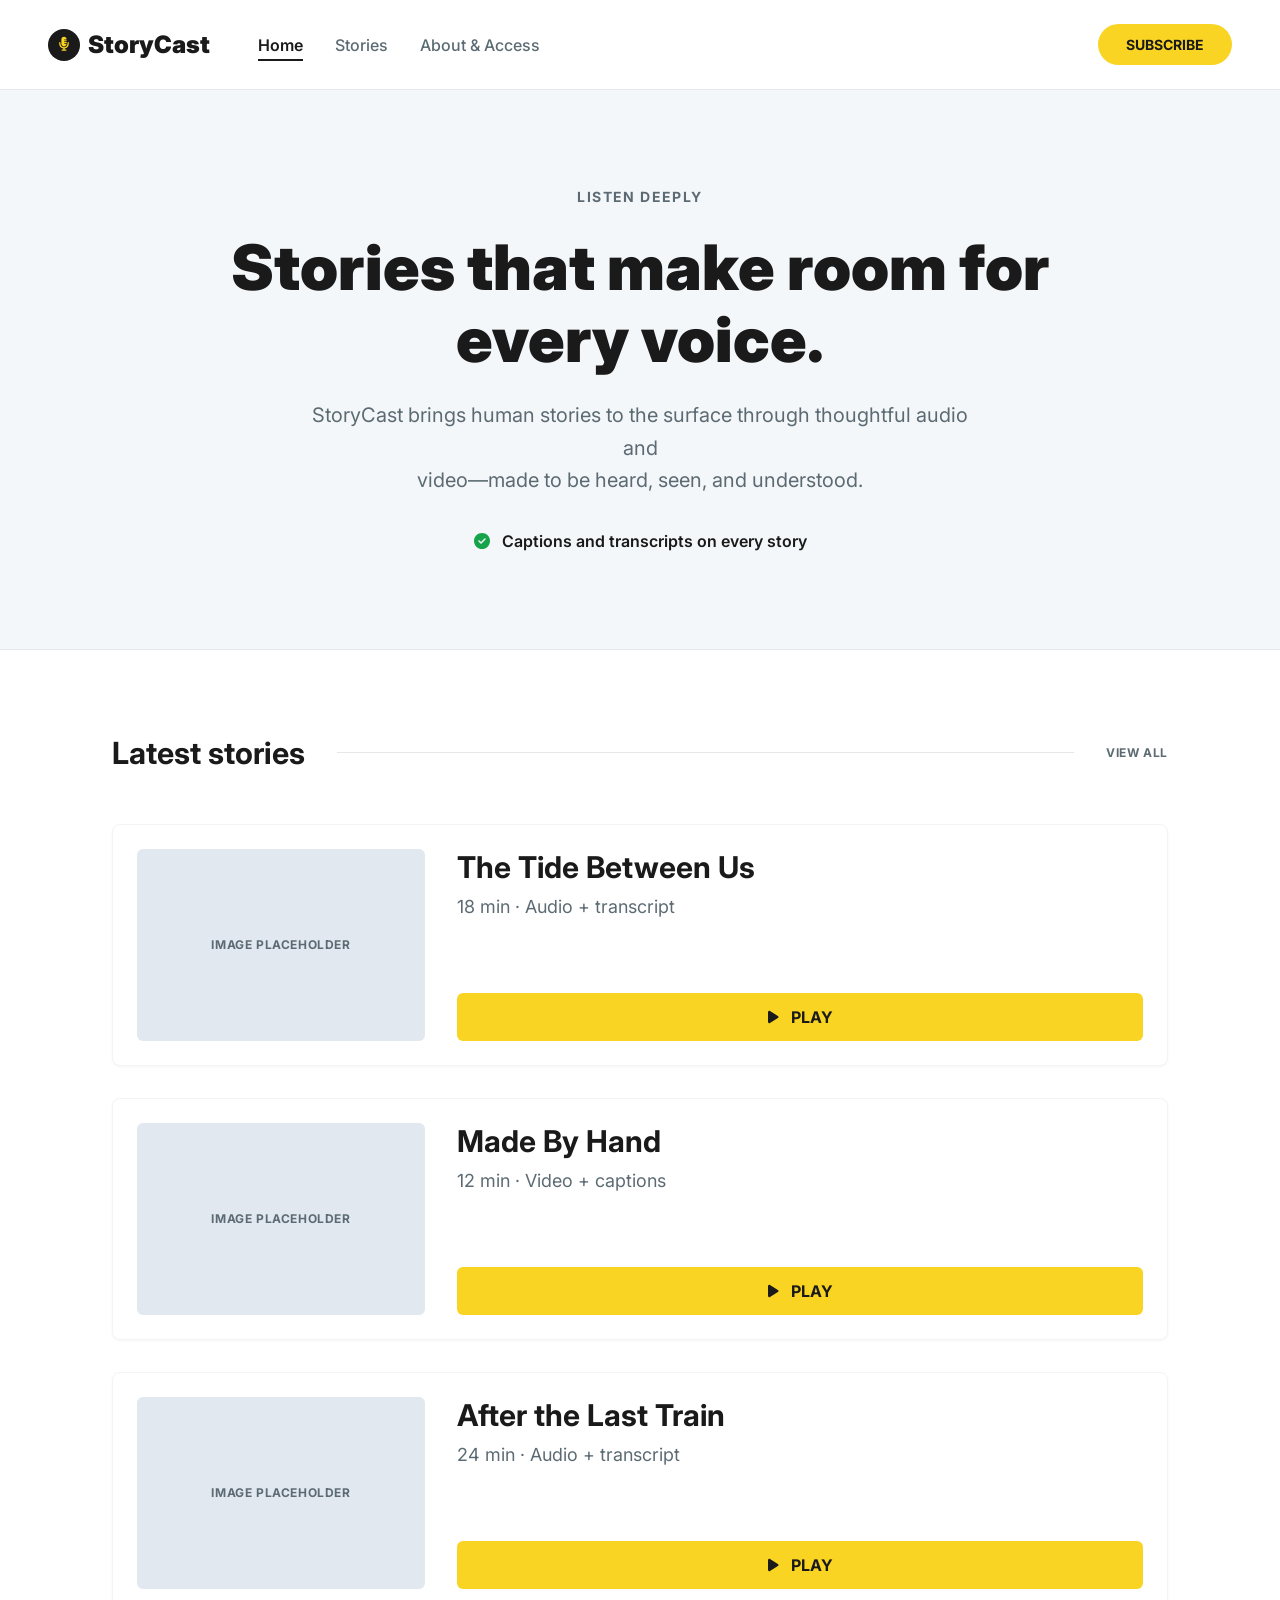
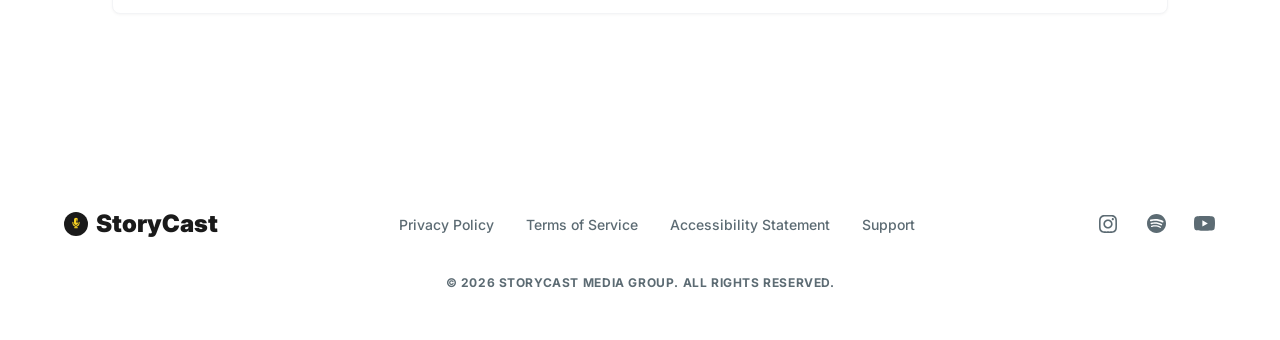
<file: index.html>
<!DOCTYPE html>
<html lang="en">

<head>
  <meta charset="UTF-8">
  <meta name="viewport" content="width=device-width, initial-scale=1.0">
  <title>StoryCast</title>
  <meta name="description"
    content="StoryCast brings human stories to the surface through thoughtful, accessible audio and video documentaries with captions and transcripts.">
  <link rel="preconnect" href="https://fonts.googleapis.com">
  <link rel="preconnect" href="https://fonts.gstatic.com" crossorigin>
  <link href="https://fonts.googleapis.com/css2?family=Inter:wght@400;500;600;700;900&display=swap" rel="stylesheet">
  <link rel="stylesheet" href="css/main.css">
</head>

<body>
  <!-- Skip to main content -->
  <a href="#main-content" class="skip-link">Skip to main content</a>

  <!-- Header -->
  <header class="site-header">
    <div class="header-container">
      <div class="header-brand-group">
        <a href="index.html" class="brand-logo" aria-label="StoryCast home">
          <span class="logo-badge" aria-hidden="true">
            <svg width="32" height="32" viewBox="0 0 32 32" fill="none" focusable="false">
              <circle cx="16" cy="16" r="16" fill="#1A1A1A" />
              <path
                d="M13.375 10.375V14.75C13.375 16.1992 14.5508 17.375 16 17.375C17.4492 17.375 18.625 16.1992 18.625 14.75H16.4375C16.1969 14.75 16 14.5531 16 14.3125C16 14.0719 16.1969 13.875 16.4375 13.875H18.625V13H16.4375C16.1969 13 16 12.8031 16 12.5625C16 12.3219 16.1969 12.125 16.4375 12.125H18.625V11.25H16.4375C16.1969 11.25 16 11.0531 16 10.8125C16 10.5719 16.1969 10.375 16.4375 10.375H18.625C18.625 8.92578 17.4492 7.75 16 7.75C14.5508 7.75 13.375 8.92578 13.375 10.375ZM19.5 14.3125V14.75C19.5 16.6832 17.9332 18.25 16 18.25C14.0668 18.25 12.5 16.6832 12.5 14.75V13.6562C12.5 13.2926 12.2074 13 11.8438 13C11.4801 13 11.1875 13.2926 11.1875 13.6562V14.75C11.1875 17.1863 12.9977 19.1988 15.3438 19.5188V20.4375H14.0312C13.6676 20.4375 13.375 20.7301 13.375 21.0938C13.375 21.4574 13.6676 21.75 14.0312 21.75H16H17.9688C18.3324 21.75 18.625 21.4574 18.625 21.0938C18.625 20.7301 18.3324 20.4375 17.9688 20.4375H16.6562V19.5188C19.0023 19.1988 20.8125 17.1863 20.8125 14.75V13.6562C20.8125 13.2926 20.5199 13 20.1562 13C19.7926 13 19.5 13.2926 19.5 13.6562V14.3125Z"
                fill="#F9D423" />
            </svg>
          </span>
          <span>StoryCast</span>
        </a>

        <nav class="primary-nav" aria-label="Main Navigation">
          <ul class="nav-list">
            <li><a href="index.html" class="nav-link nav-link--active" aria-current="page">Home</a></li>
            <li><a href="story/index.html" class="nav-link">Stories</a></li>
            <li><a href="about.html" class="nav-link">About & Access</a></li>
          </ul>
        </nav>
      </div>

      <div class="header-actions">
        <button type="button" class="btn btn--primary btn--subscribe">SUBSCRIBE</button>
        <button type="button" class="menu-toggle" aria-expanded="false" aria-controls="mobile-nav"
          aria-label="Toggle navigation menu">
          <svg aria-hidden="true" focusable="false" width="20" height="16" viewBox="0 0 20 16" fill="none">
            <path d="M1 2H19M1 8H19M1 14H19" stroke="#1a1a1a" stroke-width="2" stroke-linecap="round" />
          </svg>
        </button>
      </div>
    </div>

    <!-- Mobile navigation -->
    <nav id="mobile-nav" class="mobile-nav" aria-label="Mobile Navigation">
      <ul class="nav-list">
        <li><a href="index.html" class="nav-link nav-link--active" aria-current="page">Home</a></li>
        <li><a href="story/index.html" class="nav-link">Stories</a></li>
        <li><a href="about.html" class="nav-link">About & Access</a></li>
      </ul>
      <button type="button" class="btn btn--primary btn--subscribe-mobile">SUBSCRIBE</button>
    </nav>
  </header>

  <!-- Main content -->
  <main id="main-content">
    <!-- Hero section -->
    <section class="hero-section" aria-labelledby="hero-title">
      <div class="hero-container">
        <p class="hero-kicker">LISTEN DEEPLY</p>
        <h1 id="hero-title" class="hero-title">Stories that make room for<br>every voice.</h1>
        <p class="hero-subtitle">StoryCast brings human stories to the surface through thoughtful audio
          and<br>video—made to be heard, seen, and understood.</p>
        <div class="hero-feature-badge">
          <svg class="badge-icon" aria-hidden="true" focusable="false" width="16" height="16" viewBox="0 0 16 16"
            fill="none">
            <path
              d="M8 16C10.1217 16 12.1566 15.1571 13.6569 13.6569C15.1571 12.1566 16 10.1217 16 8C16 5.87827 15.1571 3.84344 13.6569 2.34315C12.1566 0.842855 10.1217 0 8 0C5.87827 0 3.84344 0.842855 2.34315 2.34315C0.842855 3.84344 0 5.87827 0 8C0 10.1217 0.842855 12.1566 2.34315 13.6569C3.84344 15.1571 5.87827 16 8 16ZM11.5312 6.53125L7.53125 10.5312C7.2375 10.825 6.7625 10.825 6.47188 10.5312L4.47188 8.53125C4.17813 8.2375 4.17813 7.7625 4.47188 7.47188C4.76562 7.18125 5.24062 7.17813 5.53125 7.47188L7 8.94063L10.4688 5.46875C10.7625 5.175 11.2375 5.175 11.5281 5.46875C11.8187 5.7625 11.8219 6.2375 11.5281 6.52812L11.5312 6.53125Z"
              fill="#16A34A" />
          </svg>
          <span>Captions and transcripts on every story</span>
        </div>
      </div>
    </section>

    <!-- Latest stories section -->
    <section class="stories-section" aria-labelledby="stories-heading">
      <div class="stories-header">
        <h2 id="stories-heading" class="stories-title">Latest stories</h2>
        <div class="stories-divider" role="presentation"></div>
        <a href="story/index.html" class="view-all-link">VIEW ALL</a>
      </div>

      <div class="stories-list">
        <!-- Story card 1 -->
        <div class="story-card-wrapper">
          <article class="story-card">
            <div class="story-card__media-container">
              <figure class="story-card__figure">
                <div class="story-card__placeholder" role="img" aria-label="Visual placeholder for The Tide Between Us">
                  <span>IMAGE PLACEHOLDER</span>
                </div>
                <figcaption class="visually-hidden">Preview image for The Tide Between Us</figcaption>
              </figure>
              <audio preload="none" class="visually-hidden" aria-label="Audio for The Tide Between Us">
                <source src="assets/audio/sample.mp3" type="audio/mpeg">
                <track kind="captions" src="assets/captions/tide-between-us.vtt" srclang="en" label="English Captions"
                  default>
                Your browser does not support the audio element.
              </audio>
            </div>
            <div class="story-card__content">
              <div class="story-card__info">
                <h3 class="story-card__title">
                  <a href="story/index.html">The Tide Between Us</a>
                </h3>
                <p class="story-card__meta">18 min &middot; Audio + transcript</p>
              </div>
              <button type="button" class="btn btn--play" aria-label="Play The Tide Between Us">
                <svg aria-hidden="true" focusable="false" width="11" height="14" viewBox="0 0 11 14" fill="none">
                  <path
                    d="M1.99609 1.0664C1.59141 0.817568 1.08281 0.809365 0.669922 1.04179C0.257031 1.27421 0 1.71171 0 2.18749V11.8125C0 12.2883 0.257031 12.7258 0.669922 12.9582C1.08281 13.1906 1.59141 13.1797 1.99609 12.9336L9.87109 8.12108C10.2621 7.88319 10.5 7.45937 10.5 6.99999C10.5 6.54062 10.2621 6.11952 9.87109 5.8789L1.99609 1.0664Z"
                    fill="#1A1A1A" />
                </svg>
                <span>PLAY</span>
              </button>
            </div>
          </article>
        </div>

        <!-- Story card 2 -->
        <div class="story-card-wrapper">
          <article class="story-card">
            <div class="story-card__media-container">
              <figure class="story-card__figure">
                <div class="story-card__placeholder" role="img" aria-label="Visual placeholder for Made By Hand">
                  <span>IMAGE PLACEHOLDER</span>
                </div>
                <figcaption class="visually-hidden">Preview image for Made By Hand</figcaption>
              </figure>
              <video preload="none" class="visually-hidden" aria-label="Video for Made By Hand">
                <source src="assets/video/sample.mp4" type="video/mp4">
                <track kind="captions" src="assets/captions/made-by-hand.vtt" srclang="en" label="English Captions"
                  default>
                Your browser does not support the video element.
              </video>
            </div>
            <div class="story-card__content">
              <div class="story-card__info">
                <h3 class="story-card__title">
                  <a href="story/index.html">Made By Hand</a>
                </h3>
                <p class="story-card__meta">12 min &middot; Video + captions</p>
              </div>
              <button type="button" class="btn btn--play" aria-label="Play Made By Hand">
                <svg aria-hidden="true" focusable="false" width="11" height="14" viewBox="0 0 11 14" fill="none">
                  <path
                    d="M1.99609 1.0664C1.59141 0.817568 1.08281 0.809365 0.669922 1.04179C0.257031 1.27421 0 1.71171 0 2.18749V11.8125C0 12.2883 0.257031 12.7258 0.669922 12.9582C1.08281 13.1906 1.59141 13.1797 1.99609 12.9336L9.87109 8.12108C10.2621 7.88319 10.5 7.45937 10.5 6.99999C10.5 6.54062 10.2621 6.11952 9.87109 5.8789L1.99609 1.0664Z"
                    fill="#1A1A1A" />
                </svg>
                <span>PLAY</span>
              </button>
            </div>
          </article>
        </div>

        <!-- Story card 3 -->
        <div class="story-card-wrapper">
          <article class="story-card">
            <div class="story-card__media-container">
              <figure class="story-card__figure">
                <div class="story-card__placeholder" role="img"
                  aria-label="Visual placeholder for After the Last Train">
                  <span>IMAGE PLACEHOLDER</span>
                </div>
                <figcaption class="visually-hidden">Preview image for After the Last Train</figcaption>
              </figure>
              <audio preload="none" class="visually-hidden" aria-label="Audio for After the Last Train">
                <source src="assets/audio/sample.mp3" type="audio/mpeg">
                <track kind="captions" src="assets/captions/after-last-train.vtt" srclang="en" label="English Captions"
                  default>
                Your browser does not support the audio element.
              </audio>
            </div>
            <div class="story-card__content">
              <div class="story-card__info">
                <h3 class="story-card__title">
                  <a href="story/index.html">After the Last Train</a>
                </h3>
                <p class="story-card__meta">24 min &middot; Audio + transcript</p>
              </div>
              <button type="button" class="btn btn--play" aria-label="Play After the Last Train">
                <svg aria-hidden="true" focusable="false" width="11" height="14" viewBox="0 0 11 14" fill="none">
                  <path
                    d="M1.99609 1.0664C1.59141 0.817568 1.08281 0.809365 0.669922 1.04179C0.257031 1.27421 0 1.71171 0 2.18749V11.8125C0 12.2883 0.257031 12.7258 0.669922 12.9582C1.08281 13.1906 1.59141 13.1797 1.99609 12.9336L9.87109 8.12108C10.2621 7.88319 10.5 7.45937 10.5 6.99999C10.5 6.54062 10.2621 6.11952 9.87109 5.8789L1.99609 1.0664Z"
                    fill="#1A1A1A" />
                </svg>
                <span>PLAY</span>
              </button>
            </div>
          </article>
        </div>
      </div>
    </section>
  </main>

  <!-- Footer -->
  <footer class="site-footer">
    <div class="footer-container">
      <div class="footer-main">
        <a href="index.html" class="brand-logo" aria-label="StoryCast home">
          <span class="logo-badge" aria-hidden="true">
            <svg width="24" height="24" viewBox="0 0 32 32" fill="none" focusable="false">
              <circle cx="16" cy="16" r="16" fill="#1A1A1A" />
              <path
                d="M13.375 10.375V14.75C13.375 16.1992 14.5508 17.375 16 17.375C17.4492 17.375 18.625 16.1992 18.625 14.75H16.4375C16.1969 14.75 16 14.5531 16 14.3125C16 14.0719 16.1969 13.875 16.4375 13.875H18.625V13H16.4375C16.1969 13 16 12.8031 16 12.5625C16 12.3219 16.1969 12.125 16.4375 12.125H18.625V11.25H16.4375C16.1969 11.25 16 11.0531 16 10.8125C16 10.5719 16.1969 10.375 16.4375 10.375H18.625C18.625 8.92578 17.4492 7.75 16 7.75C14.5508 7.75 13.375 8.92578 13.375 10.375ZM19.5 14.3125V14.75C19.5 16.6832 17.9332 18.25 16 18.25C14.0668 18.25 12.5 16.6832 12.5 14.75V13.6562C12.5 13.2926 12.2074 13 11.8438 13C11.4801 13 11.1875 13.2926 11.1875 13.6562V14.75C11.1875 17.1863 12.9977 19.1988 15.3438 19.5188V20.4375H14.0312C13.6676 20.4375 13.375 20.7301 13.375 21.0938C13.375 21.4574 13.6676 21.75 14.0312 21.75H16H17.9688C18.3324 21.75 18.625 21.4574 18.625 21.0938C18.625 20.7301 18.3324 20.4375 17.9688 20.4375H16.6562V19.5188C19.0023 19.1988 20.8125 17.1863 20.8125 14.75V13.6562C20.8125 13.2926 20.5199 13 20.1562 13C19.7926 13 19.5 13.2926 19.5 13.6562V14.3125Z"
                fill="#F9D423" />
            </svg>
          </span>
          <span>StoryCast</span>
        </a>

        <ul class="footer-nav-list" aria-label="Legal and support links">
          <li><a href="#" class="footer-link">Privacy Policy</a></li>
          <li><a href="#" class="footer-link">Terms of Service</a></li>
          <li><a href="about.html" class="footer-link">Accessibility Statement</a></li>
          <li><a href="#" class="footer-link">Support</a></li>
        </ul>

        <div class="footer-socials" aria-label="Social media links">
          <a href="#" class="social-link" aria-label="StoryCast on Instagram">
            <svg aria-hidden="true" focusable="false" width="18" height="18" viewBox="0 0 18 18" fill="none">
              <path
                d="M9.00198 4.38404C6.44805 4.38404 4.38805 6.44403 4.38805 8.99796C4.38805 11.5519 6.44805 13.6119 9.00198 13.6119C11.5559 13.6119 13.6159 11.5519 13.6159 8.99796C13.6159 6.44403 11.5559 4.38404 9.00198 4.38404ZM9.00198 11.9976C7.35157 11.9976 6.00233 10.6524 6.00233 8.99796C6.00233 7.34353 7.34755 5.99831 9.00198 5.99831C10.6564 5.99831 12.0016 7.34353 12.0016 8.99796C12.0016 10.6524 10.6524 11.9976 9.00198 11.9976ZM14.8808 4.1953C14.8808 4.79363 14.3989 5.27148 13.8046 5.27148C13.2063 5.27148 12.7284 4.78961 12.7284 4.1953C12.7284 3.60099 13.2103 3.11912 13.8046 3.11912C14.3989 3.11912 14.8808 3.60099 14.8808 4.1953ZM17.9367 5.28754C17.8684 3.84594 17.5391 2.56898 16.4831 1.5169C15.4309 0.464806 14.154 0.135527 12.7124 0.0632457C11.2266 -0.0210819 6.77332 -0.0210819 5.28754 0.0632457C3.84996 0.131511 2.573 0.46079 1.5169 1.51288C0.46079 2.56497 0.135527 3.84192 0.0632457 5.28353C-0.0210819 6.7693 -0.0210819 11.2226 0.0632457 12.7084C0.131511 14.1499 0.46079 15.4269 1.5169 16.4791C2.573 17.5311 3.84594 17.8604 5.28754 17.9326C6.77332 18.017 11.2266 18.017 12.7124 17.9326C14.154 17.8644 15.4309 17.5351 16.4831 16.4791C17.5351 15.4269 17.8644 14.1499 17.9367 12.7084C18.0211 11.2226 18.0211 6.77332 17.9367 5.28754ZM16.0173 14.3026C15.7041 15.0896 15.0976 15.696 14.3066 16.0132C13.1219 16.4831 10.3111 16.3746 9.00198 16.3746C7.69289 16.3746 4.87796 16.4791 3.69737 16.0132C2.9103 15.7 2.30395 15.0936 1.98672 14.3026C1.5169 13.1179 1.62531 10.3071 1.62531 8.99796C1.62531 7.68887 1.52091 4.87394 1.98672 3.69335C2.29993 2.90629 2.90629 2.29993 3.69737 1.9827C4.88197 1.51288 7.69289 1.6213 9.00198 1.6213C10.3111 1.6213 13.126 1.5169 14.3066 1.9827C15.0936 2.29592 15.7 2.90228 16.0173 3.69335C16.4871 4.87796 16.3786 7.68887 16.3786 8.99796C16.3786 10.3071 16.4871 13.1219 16.0173 14.3026Z"
                fill="#5C6B73" />
            </svg>
          </a>
          <a href="#" class="social-link" aria-label="StoryCast on Spotify">
            <svg aria-hidden="true" focusable="false" width="19" height="19" viewBox="0 0 19 19" fill="none">
              <path
                d="M9.50002 0C4.25585 0 0 4.25475 0 9.49757C0 14.7404 4.25585 18.9951 9.50002 18.9951C14.7442 18.9951 19 14.7404 19 9.49757C19 4.25475 14.7442 0 9.50002 0ZM13.3575 13.9744C13.1966 13.9744 13.097 13.9246 12.9476 13.8366C10.5573 12.3966 7.77622 12.3353 5.02965 12.8983C4.88026 12.9366 4.68489 12.9979 4.57381 12.9979C4.20223 12.9979 3.96856 12.703 3.96856 12.3928C3.96856 11.9984 4.20223 11.8107 4.48953 11.7494C7.62683 11.0562 10.8331 11.1175 13.5682 12.7528C13.8019 12.9022 13.9397 13.0362 13.9397 13.3846C13.9397 13.7332 13.6678 13.9744 13.3575 13.9744ZM14.388 11.4622C14.1888 11.4622 14.0546 11.3741 13.9168 11.3013C11.5226 9.88434 7.95244 9.31375 4.77683 10.1754C4.59295 10.2252 4.49335 10.275 4.32098 10.275C3.9111 10.275 3.57783 9.94179 3.57783 9.53204C3.57783 9.12227 3.77703 8.85035 4.17158 8.73929C5.2365 8.44059 6.32441 8.21846 7.91796 8.21846C10.404 8.21846 12.8059 8.83504 14.6982 9.961C15.0085 10.1448 15.1311 10.3822 15.1311 10.7154C15.1273 11.129 14.8055 11.4622 14.388 11.4622ZM15.5754 8.54398C15.3762 8.54398 15.2537 8.4942 15.0813 8.39463C12.3539 6.76702 7.47744 6.3764 4.32098 7.25721C4.18308 7.29552 4.0107 7.35679 3.82682 7.35679C3.32117 7.35679 2.93428 6.96233 2.93428 6.45299C2.93428 5.93215 3.25606 5.63727 3.60081 5.5377C4.94921 5.14324 6.45849 4.95559 8.10183 4.95559C10.8982 4.95559 13.8287 5.5377 15.97 6.78617C16.2688 6.95851 16.4642 7.19594 16.4642 7.65167C16.4642 8.17251 16.0428 8.54398 15.5754 8.54398Z"
                fill="#5C6B73" />
            </svg>
          </a>
          <a href="#" class="social-link" aria-label="StoryCast on YouTube">
            <svg aria-hidden="true" focusable="false" width="21" height="15" viewBox="0 0 21 15" fill="none">
              <path
                d="M20.5612 2.3101C20.3196 1.40079 19.608 0.684654 18.7045 0.44162C17.0668 0 10.5 0 10.5 0C10.5 0 3.93314 0 2.29543 0.44162C1.39192 0.684692 0.680331 1.40079 0.438814 2.3101C0 3.95828 0 7.39705 0 7.39705C0 7.39705 0 10.8358 0.438814 12.484C0.680331 13.3932 1.39192 14.0796 2.29543 14.3226C3.93314 14.7643 10.5 14.7643 10.5 14.7643C10.5 14.7643 17.0668 14.7643 18.7045 14.3226C19.608 14.0796 20.3196 13.3932 20.5612 12.484C21 10.8358 21 7.39705 21 7.39705C21 7.39705 21 3.95828 20.5612 2.3101ZM8.35223 10.5191V4.2749L13.8409 7.39712L8.35223 10.5191Z"
                fill="#5C6B73" />
            </svg>
          </a>
        </div>
      </div>

      <div class="footer-bottom">
        <p class="copyright-text">&copy; 2026 STORYCAST MEDIA GROUP. ALL RIGHTS RESERVED.</p>
      </div>
    </div>
  </footer>

  <!-- JavaScript -->
  <script>
    const menuToggle = document.querySelector('.menu-toggle');
    const mobileNav = document.getElementById('mobile-nav');

    if (menuToggle && mobileNav) {
      menuToggle.addEventListener('click', () => {
        const isExpanded = menuToggle.getAttribute('aria-expanded') === 'true';
        menuToggle.setAttribute('aria-expanded', !isExpanded);
        mobileNav.classList.toggle('is-open');
      });
    }

    const cards = document.querySelectorAll('.story-card');
    cards.forEach((card) => {
      const playBtn = card.querySelector('.btn--play');
      const media = card.querySelector('audio, video');
      if (playBtn && media) {
        playBtn.addEventListener('click', () => {
          if (media.paused) {
            media.play();
            playBtn.querySelector('span').textContent = 'PAUSE';
          } else {
            media.pause();
            playBtn.querySelector('span').textContent = 'PLAY';
          }
        });
      }
    });
  </script>
</body>

</html>
</file>
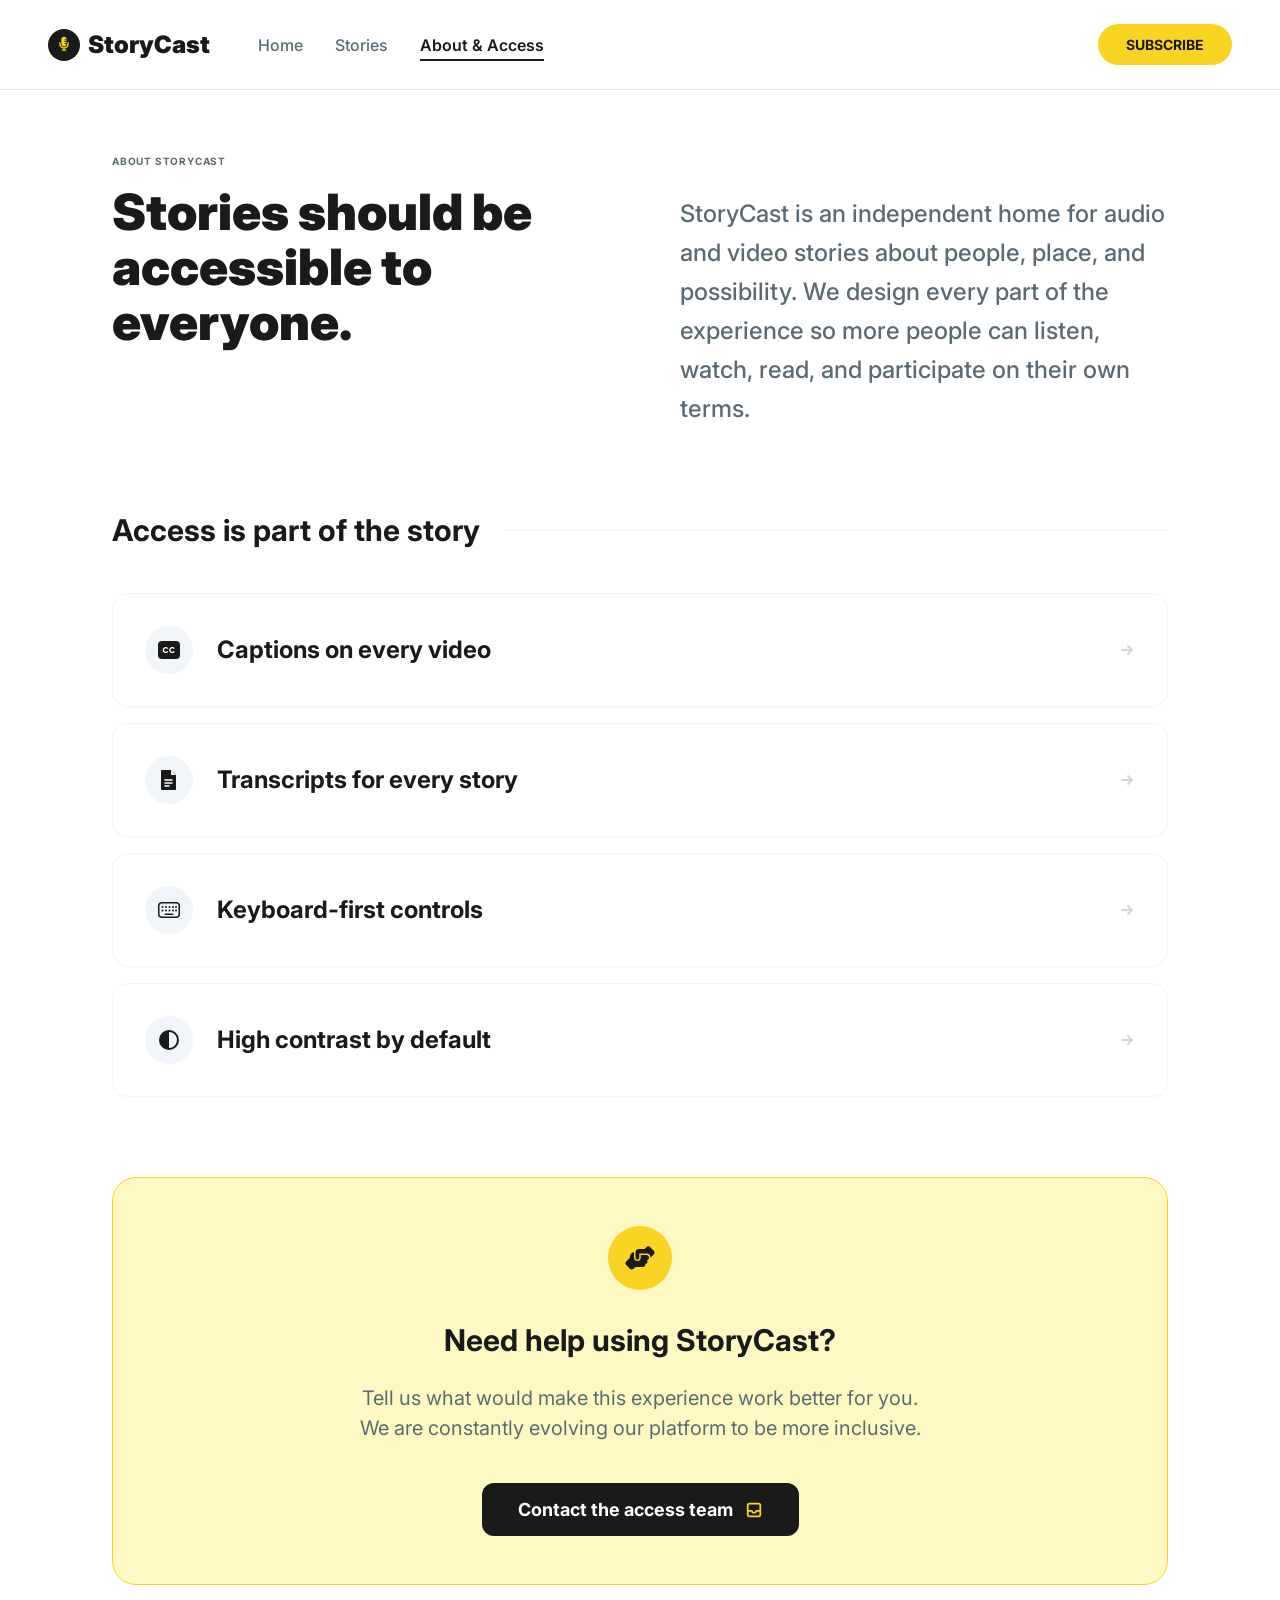
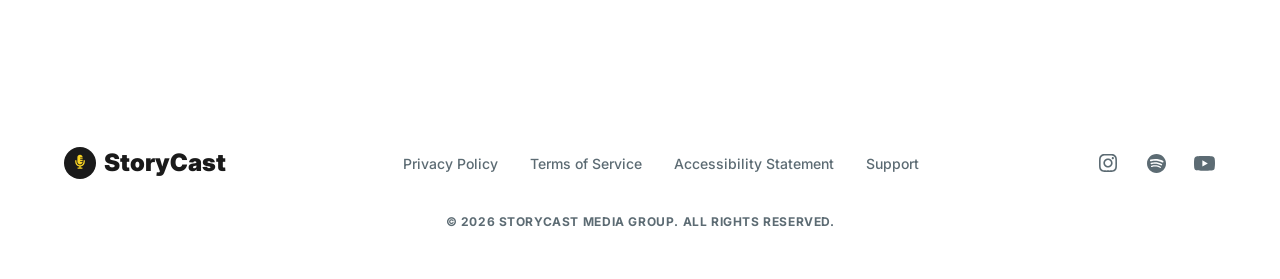
<file: about.html>
<!DOCTYPE html>
<html lang="en">

<head>
  <meta charset="UTF-8">
  <meta name="viewport" content="width=device-width, initial-scale=1.0">
  <title>About & Access</title>
  <meta name="description"
    content="Learn about StoryCast's mission and accessibility standards. We build thoughtful audio and video stories with captions, transcripts, and keyboard-first controls.">
  <link rel="preconnect" href="https://fonts.googleapis.com">
  <link rel="preconnect" href="https://fonts.gstatic.com" crossorigin>
  <link href="https://fonts.googleapis.com/css2?family=Inter:wght@400;500;600;700;900&display=swap" rel="stylesheet">
  <link rel="stylesheet" href="css/main.css">
</head>

<body>
  <!-- Skip to main content -->
  <a href="#main-content" class="skip-link">Skip to main content</a>

  <!-- Header -->
  <header class="site-header">
    <div class="header-container">
      <div class="header-brand-group">
        <a href="index.html" class="brand-logo" aria-label="StoryCast home">
          <span class="logo-badge" aria-hidden="true">
            <svg width="32" height="32" viewBox="0 0 32 32" fill="none" focusable="false">
              <circle cx="16" cy="16" r="16" fill="#1A1A1A" />
              <path
                d="M13.375 10.375V14.75C13.375 16.1992 14.5508 17.375 16 17.375C17.4492 17.375 18.625 16.1992 18.625 14.75H16.4375C16.1969 14.75 16 14.5531 16 14.3125C16 14.0719 16.1969 13.875 16.4375 13.875H18.625V13H16.4375C16.1969 13 16 12.8031 16 12.5625C16 12.3219 16.1969 12.125 16.4375 12.125H18.625V11.25H16.4375C16.1969 11.25 16 11.0531 16 10.8125C16 10.5719 16.1969 10.375 16.4375 10.375H18.625C18.625 8.92578 17.4492 7.75 16 7.75C14.5508 7.75 13.375 8.92578 13.375 10.375ZM19.5 14.3125V14.75C19.5 16.6832 17.9332 18.25 16 18.25C14.0668 18.25 12.5 16.6832 12.5 14.75V13.6562C12.5 13.2926 12.2074 13 11.8438 13C11.4801 13 11.1875 13.2926 11.1875 13.6562V14.75C11.1875 17.1863 12.9977 19.1988 15.3438 19.5188V20.4375H14.0312C13.6676 20.4375 13.375 20.7301 13.375 21.0938C13.375 21.4574 13.6676 21.75 14.0312 21.75H16H17.9688C18.3324 21.75 18.625 21.4574 18.625 21.0938C18.625 20.7301 18.3324 20.4375 17.9688 20.4375H16.6562V19.5188C19.0023 19.1988 20.8125 17.1863 20.8125 14.75V13.6562C20.8125 13.2926 20.5199 13 20.1562 13C19.7926 13 19.5 13.2926 19.5 13.6562V14.3125Z"
                fill="#F9D423" />
            </svg>
          </span>
          <span>StoryCast</span>
        </a>

        <nav class="primary-nav" aria-label="Main Navigation">
          <ul class="nav-list">
            <li><a href="index.html" class="nav-link">Home</a></li>
            <li><a href="story/index.html" class="nav-link">Stories</a></li>
            <li><a href="about.html" class="nav-link nav-link--active" aria-current="page">About & Access</a></li>
          </ul>
        </nav>
      </div>

      <div class="header-actions">
        <button type="button" class="btn btn--primary btn--subscribe">SUBSCRIBE</button>
        <button type="button" class="menu-toggle" aria-expanded="false" aria-controls="mobile-nav"
          aria-label="Toggle navigation menu">
          <svg aria-hidden="true" focusable="false" width="20" height="16" viewBox="0 0 20 16" fill="none">
            <path d="M1 2H19M1 8H19M1 14H19" stroke="#1a1a1a" stroke-width="2" stroke-linecap="round" />
          </svg>
        </button>
      </div>
    </div>

    <!-- Mobile navigation -->
    <nav id="mobile-nav" class="mobile-nav" aria-label="Mobile Navigation">
      <ul class="nav-list">
        <li><a href="index.html" class="nav-link">Home</a></li>
        <li><a href="story/index.html" class="nav-link">Stories</a></li>
        <li><a href="about.html" class="nav-link nav-link--active" aria-current="page">About & Access</a></li>
      </ul>
      <button type="button" class="btn btn--primary btn--subscribe-mobile">SUBSCRIBE</button>
    </nav>
  </header>

  <!-- Main content -->
  <main id="main-content" class="about-main">
    <!-- About hero -->
    <section class="about-hero" aria-labelledby="about-title">
      <div class="about-hero__intro">
        <p class="about-hero__kicker">ABOUT STORYCAST</p>
        <h1 id="about-title" class="about-hero__title">Stories should be<br>accessible to<br>everyone.</h1>
      </div>
      <p class="about-hero__lead">
        StoryCast is an independent home for audio and video stories about people, place, and possibility. We design
        every part of the experience so more people can listen, watch, read, and participate on their own terms.
      </p>
    </section>

    <!-- Accessible media element (accessible in DOM, visually matching the design) -->
    <div class="visually-hidden">
      <audio controls preload="none" aria-label="Audio mission statement on accessibility">
        <source src="assets/audio/sample.mp3" type="audio/mpeg">
        <track kind="captions" src="assets/captions/about-mission.vtt" srclang="en" label="English Captions" default>
        Your browser does not support the audio element.
      </audio>
    </div>

    <!-- Access standards -->
    <section class="standards-section" aria-labelledby="standards-heading">
      <div class="standards-header">
        <h2 id="standards-heading" class="standards-title">Access is part of the story</h2>
        <div class="standards-divider" role="presentation"></div>
      </div>

      <div class="standards-list">
        <!-- Feature card 1 -->
        <article class="access-card">
          <div class="access-card__left">
            <div class="access-card__icon-box" aria-hidden="true">
              <svg width="22" height="18" viewBox="0 0 22 18" fill="none" focusable="false">
                <rect width="22" height="18" rx="4" fill="#1A1A1A" />
                <path
                  d="M7.8 7.2C6.8 7.2 6.1 7.9 6.1 9C6.1 10.1 6.8 10.8 7.8 10.8C8.5 10.8 9 10.5 9.3 10L10.3 10.7C9.7 11.6 8.8 12.1 7.8 12.1C5.9 12.1 4.7 10.7 4.7 9C4.7 7.3 5.9 5.9 7.8 5.9C8.9 5.9 9.8 6.5 10.3 7.3L9.3 8C9 7.5 8.5 7.2 7.8 7.2ZM14.3 7.2C13.3 7.2 12.6 7.9 12.6 9C12.6 10.1 13.3 10.8 14.3 10.8C15 10.8 15.5 10.5 15.8 10L16.8 10.7C16.2 11.6 15.3 12.1 14.3 12.1C12.4 12.1 11.2 10.7 11.2 9C11.2 7.3 12.4 5.9 14.3 5.9C15.4 5.9 16.3 6.5 16.8 7.3L15.8 8C15.5 7.5 15 7.2 14.3 7.2Z"
                  fill="#FFFFFF" />
              </svg>
            </div>
            <h3 class="access-card__title">Captions on every video</h3>
          </div>
          <svg class="access-card__arrow" aria-hidden="true" focusable="false" width="16" height="16"
            viewBox="0 0 16 16" fill="none">
            <path d="M3 8H13M9 4L13 8L9 12" stroke="#CBD5E1" stroke-width="1.8" stroke-linecap="round"
              stroke-linejoin="round" />
          </svg>
        </article>

        <!-- Feature card 2 -->
        <article class="access-card">
          <div class="access-card__left">
            <div class="access-card__icon-box" aria-hidden="true">
              <svg width="18" height="22" viewBox="0 0 18 22" fill="none" focusable="false">
                <path
                  d="M2 1H11L16 6V20C16 20.5523 15.5523 21 15 21H2C1.44772 21 1 20.5523 1 20V2C1 1.44772 1.44772 1 2 1Z"
                  fill="#1A1A1A" />
                <path d="M11 1V6H16" fill="#F1F5F9" />
                <path d="M5 11H12M5 14H12M5 17H9" stroke="#FFFFFF" stroke-width="1.5" stroke-linecap="round" />
              </svg>
            </div>
            <h3 class="access-card__title">Transcripts for every story</h3>
          </div>
          <svg class="access-card__arrow" aria-hidden="true" focusable="false" width="16" height="16"
            viewBox="0 0 16 16" fill="none">
            <path d="M3 8H13M9 4L13 8L9 12" stroke="#CBD5E1" stroke-width="1.8" stroke-linecap="round"
              stroke-linejoin="round" />
          </svg>
        </article>

        <!-- Feature card 3 -->
        <article class="access-card">
          <div class="access-card__left">
            <div class="access-card__icon-box" aria-hidden="true">
              <svg width="22" height="16" viewBox="0 0 22 16" fill="none" focusable="false">
                <rect x="0.75" y="0.75" width="20.5" height="14.5" rx="3.25" stroke="#1A1A1A" stroke-width="1.5"
                  fill="none" />
                <circle cx="4.5" cy="5" r="1" fill="#1A1A1A" />
                <circle cx="8" cy="5" r="1" fill="#1A1A1A" />
                <circle cx="11.5" cy="5" r="1" fill="#1A1A1A" />
                <circle cx="15" cy="5" r="1" fill="#1A1A1A" />
                <circle cx="18" cy="5" r="1" fill="#1A1A1A" />
                <circle cx="4.5" cy="8.5" r="1" fill="#1A1A1A" />
                <circle cx="8" cy="8.5" r="1" fill="#1A1A1A" />
                <circle cx="11.5" cy="8.5" r="1" fill="#1A1A1A" />
                <circle cx="15" cy="8.5" r="1" fill="#1A1A1A" />
                <circle cx="18" cy="8.5" r="1" fill="#1A1A1A" />
                <rect x="6.5" y="11.5" width="9" height="1.5" rx="0.75" fill="#1A1A1A" />
              </svg>
            </div>
            <h3 class="access-card__title">Keyboard-first controls</h3>
          </div>
          <svg class="access-card__arrow" aria-hidden="true" focusable="false" width="16" height="16"
            viewBox="0 0 16 16" fill="none">
            <path d="M3 8H13M9 4L13 8L9 12" stroke="#CBD5E1" stroke-width="1.8" stroke-linecap="round"
              stroke-linejoin="round" />
          </svg>
        </article>

        <!-- Feature card 4 -->
        <article class="access-card">
          <div class="access-card__left">
            <div class="access-card__icon-box" aria-hidden="true">
              <svg width="20" height="20" viewBox="0 0 20 20" fill="none" focusable="false">
                <circle cx="10" cy="10" r="9" stroke="#1A1A1A" stroke-width="2" />
                <path d="M10 1C5.02944 1 1 5.02944 1 10C1 14.9706 5.02944 19 10 19V1Z" fill="#1A1A1A" />
              </svg>
            </div>
            <h3 class="access-card__title">High contrast by default</h3>
          </div>
          <svg class="access-card__arrow" aria-hidden="true" focusable="false" width="16" height="16"
            viewBox="0 0 16 16" fill="none">
            <path d="M3 8H13M9 4L13 8L9 12" stroke="#CBD5E1" stroke-width="1.8" stroke-linecap="round"
              stroke-linejoin="round" />
          </svg>
        </article>
      </div>
    </section>

    <!-- Help banner -->
    <section class="help-banner" aria-labelledby="help-heading">
      <div class="help-banner__icon" aria-hidden="true">
        <svg width="30" height="24" viewBox="0 0 640 512" fill="#1A1A1A" focusable="false">
          <path
            d="M544 248l0 3.3 69.7-69.7c21.9-21.9 21.9-57.3 0-79.2L535.6 24.4c-21.9-21.9-57.3-21.9-79.2 0L416.3 64.5c-2.7-.3-5.5-.5-8.3-.5L296 64c-37.1 0-67.6 28-71.6 64l-.4 0 0 120c0 22.1 17.9 40 40 40s40-17.9 40-40l0-72c0 0 0-.1 0-.1l0-15.9 16 0 136 0c0 0 0 0 .1 0l7.9 0c44.2 0 80 35.8 80 80l0 8zM336 192l0 56c0 39.8-32.2 72-72 72s-72-32.2-72-72l0-118.6c-35.9 6.2-65.8 32.3-76 68.2L99.5 255.2 26.3 328.4c-21.9 21.9-21.9 57.3 0 79.2l78.1 78.1c21.9 21.9 57.3 21.9 79.2 0l37.7-37.7c.9 0 1.8 .1 2.7 .1l160 0c26.5 0 48-21.5 48-48c0-5.6-1-11-2.7-16l2.7 0c26.5 0 48-21.5 48-48c0-12.8-5-24.4-13.2-33c25.7-5 45.1-27.6 45.2-54.8l0-.4c-.1-30.8-25.1-55.8-56-55.8c0 0 0 0 0 0l-120 0z" />
        </svg>
      </div>
      <h3 id="help-heading" class="help-banner__title">Need help using StoryCast?</h3>
      <p class="help-banner__desc">
        Tell us what would make this experience work better for you. We are constantly evolving our platform to be more
        inclusive.
      </p>
      <button type="button" class="btn btn--access-team" aria-label="Contact the StoryCast access team">
        <span>Contact the access team</span>
        <svg class="btn__icon-right" aria-hidden="true" focusable="false" width="18" height="18" viewBox="0 0 20 20"
          fill="none">
          <path
            d="M3 5C3 3.89543 3.89543 3 5 3H15C16.1046 3 17 3.89543 17 5V15C17 16.1046 16.1046 17 15 17H5C3.89543 17 3 16.1046 3 15V5Z"
            stroke="#F9D423" stroke-width="2" />
          <path
            d="M3 11H7C7.55228 11 8 11.4477 8 12C8 12.5523 8.44772 13 9 13H11C11.5523 13 12 12.5523 12 12C12 11.4477 12.4477 11 13 11H17"
            stroke="#F9D423" stroke-width="2" />
        </svg>
      </button>
    </section>
  </main>

  <!-- Footer -->
  <footer class="site-footer">
    <div class="footer-container">
      <div class="footer-main">
        <a href="index.html" class="brand-logo" aria-label="StoryCast home">
          <span class="logo-badge" aria-hidden="true">
            <svg width="32" height="32" viewBox="0 0 32 32" fill="none" focusable="false">
              <circle cx="16" cy="16" r="16" fill="#1A1A1A" />
              <path
                d="M13.375 10.375V14.75C13.375 16.1992 14.5508 17.375 16 17.375C17.4492 17.375 18.625 16.1992 18.625 14.75H16.4375C16.1969 14.75 16 14.5531 16 14.3125C16 14.0719 16.1969 13.875 16.4375 13.875H18.625V13H16.4375C16.1969 13 16 12.8031 16 12.5625C16 12.3219 16.1969 12.125 16.4375 12.125H18.625V11.25H16.4375C16.1969 11.25 16 11.0531 16 10.8125C16 10.5719 16.1969 10.375 16.4375 10.375H18.625C18.625 8.92578 17.4492 7.75 16 7.75C14.5508 7.75 13.375 8.92578 13.375 10.375ZM19.5 14.3125V14.75C19.5 16.6832 17.9332 18.25 16 18.25C14.0668 18.25 12.5 16.6832 12.5 14.75V13.6562C12.5 13.2926 12.2074 13 11.8438 13C11.4801 13 11.1875 13.2926 11.1875 13.6562V14.75C11.1875 17.1863 12.9977 19.1988 15.3438 19.5188V20.4375H14.0312C13.6676 20.4375 13.375 20.7301 13.375 21.0938C13.375 21.4574 13.6676 21.75 14.0312 21.75H16H17.9688C18.3324 21.75 18.625 21.4574 18.625 21.0938C18.625 20.7301 18.3324 20.4375 17.9688 20.4375H16.6562V19.5188C19.0023 19.1988 20.8125 17.1863 20.8125 14.75V13.6562C20.8125 13.2926 20.5199 13 20.1562 13C19.7926 13 19.5 13.2926 19.5 13.6562V14.3125Z"
                fill="#F9D423" />
            </svg>
          </span>
          <span>StoryCast</span>
        </a>

        <ul class="footer-nav-list" aria-label="Legal and support links">
          <li><a href="#" class="footer-link">Privacy Policy</a></li>
          <li><a href="#" class="footer-link">Terms of Service</a></li>
          <li><a href="about.html" class="footer-link">Accessibility Statement</a></li>
          <li><a href="#" class="footer-link">Support</a></li>
        </ul>

        <div class="footer-socials" aria-label="Social media links">
          <a href="#" class="social-link" aria-label="StoryCast on Instagram">
            <svg aria-hidden="true" focusable="false" width="18" height="18" viewBox="0 0 18 18" fill="none">
              <path
                d="M9.00198 4.38404C6.44805 4.38404 4.38805 6.44403 4.38805 8.99796C4.38805 11.5519 6.44805 13.6119 9.00198 13.6119C11.5559 13.6119 13.6159 11.5519 13.6159 8.99796C13.6159 6.44403 11.5559 4.38404 9.00198 4.38404ZM9.00198 11.9976C7.35157 11.9976 6.00233 10.6524 6.00233 8.99796C6.00233 7.34353 7.34755 5.99831 9.00198 5.99831C10.6564 5.99831 12.0016 7.34353 12.0016 8.99796C12.0016 10.6524 10.6524 11.9976 9.00198 11.9976ZM14.8808 4.1953C14.8808 4.79363 14.3989 5.27148 13.8046 5.27148C13.2063 5.27148 12.7284 4.78961 12.7284 4.1953C12.7284 3.60099 13.2103 3.11912 13.8046 3.11912C14.3989 3.11912 14.8808 3.60099 14.8808 4.1953ZM17.9367 5.28754C17.8684 3.84594 17.5391 2.56898 16.4831 1.5169C15.4309 0.464806 14.154 0.135527 12.7124 0.0632457C11.2266 -0.0210819 6.77332 -0.0210819 5.28754 0.0632457C3.84996 0.131511 2.573 0.46079 1.5169 1.51288C0.46079 2.56497 0.135527 3.84192 0.0632457 5.28353C-0.0210819 6.7693 -0.0210819 11.2226 0.0632457 12.7084C0.131511 14.1499 0.46079 15.4269 1.5169 16.4791C2.573 17.5311 3.84594 17.8604 5.28754 17.9326C6.77332 18.017 11.2266 18.017 12.7124 17.9326C14.154 17.8644 15.4309 17.5351 16.4831 16.4791C17.5351 15.4269 17.8644 14.1499 17.9367 12.7084C18.0211 11.2226 18.0211 6.77332 17.9367 5.28754ZM16.0173 14.3026C15.7041 15.0896 15.0976 15.696 14.3066 16.0132C13.1219 16.4831 10.3111 16.3746 9.00198 16.3746C7.69289 16.3746 4.87796 16.4791 3.69737 16.0132C2.9103 15.7 2.30395 15.0936 1.98672 14.3026C1.5169 13.1179 1.62531 10.3071 1.62531 8.99796C1.62531 7.68887 1.52091 4.87394 1.98672 3.69335C2.29993 2.90629 2.90629 2.29993 3.69737 1.9827C4.88197 1.51288 7.69289 1.6213 9.00198 1.6213C10.3111 1.6213 13.126 1.5169 14.3066 1.9827C15.0936 2.29592 15.7 2.90228 16.0173 3.69335C16.4871 4.87796 16.3786 7.68887 16.3786 8.99796C16.3786 10.3071 16.4871 13.1219 16.0173 14.3026Z"
                fill="#5C6B73" />
            </svg>
          </a>
          <a href="#" class="social-link" aria-label="StoryCast on Spotify">
            <svg aria-hidden="true" focusable="false" width="19" height="19" viewBox="0 0 19 19" fill="none">
              <path
                d="M9.50002 0C4.25585 0 0 4.25475 0 9.49757C0 14.7404 4.25585 18.9951 9.50002 18.9951C14.7442 18.9951 19 14.7404 19 9.49757C19 4.25475 14.7442 0 9.50002 0ZM13.3575 13.9744C13.1966 13.9744 13.097 13.9246 12.9476 13.8366C10.5573 12.3966 7.77622 12.3353 5.02965 12.8983C4.88026 12.9366 4.68489 12.9979 4.57381 12.9979C4.20223 12.9979 3.96856 12.703 3.96856 12.3928C3.96856 11.9984 4.20223 11.8107 4.48953 11.7494C7.62683 11.0562 10.8331 11.1175 13.5682 12.7528C13.8019 12.9022 13.9397 13.0362 13.9397 13.3846C13.9397 13.7332 13.6678 13.9744 13.3575 13.9744ZM14.388 11.4622C14.1888 11.4622 14.0546 11.3741 13.9168 11.3013C11.5226 9.88434 7.95244 9.31375 4.77683 10.1754C4.59295 10.2252 4.49335 10.275 4.32098 10.275C3.9111 10.275 3.57783 9.94179 3.57783 9.53204C3.57783 9.12227 3.77703 8.85035 4.17158 8.73929C5.2365 8.44059 6.32441 8.21846 7.91796 8.21846C10.404 8.21846 12.8059 8.83504 14.6982 9.961C15.0085 10.1448 15.1311 10.3822 15.1311 10.7154C15.1273 11.129 14.8055 11.4622 14.388 11.4622ZM15.5754 8.54398C15.3762 8.54398 15.2537 8.4942 15.0813 8.39463C12.3539 6.76702 7.47744 6.3764 4.32098 7.25721C4.18308 7.29552 4.0107 7.35679 3.82682 7.35679C3.32117 7.35679 2.93428 6.96233 2.93428 6.45299C2.93428 5.93215 3.25606 5.63727 3.60081 5.5377C4.94921 5.14324 6.45849 4.95559 8.10183 4.95559C10.8982 4.95559 13.8287 5.5377 15.97 6.78617C16.2688 6.95851 16.4642 7.19594 16.4642 7.65167C16.4642 8.17251 16.0428 8.54398 15.5754 8.54398Z"
                fill="#5C6B73" />
            </svg>
          </a>
          <a href="#" class="social-link" aria-label="StoryCast on YouTube">
            <svg aria-hidden="true" focusable="false" width="21" height="15" viewBox="0 0 21 15" fill="none">
              <path
                d="M20.5612 2.3101C20.3196 1.40079 19.608 0.684654 18.7045 0.44162C17.0668 0 10.5 0 10.5 0C10.5 0 3.93314 0 2.29543 0.44162C1.39192 0.684692 0.680331 1.40079 0.438814 2.3101C0 3.95828 0 7.39705 0 7.39705C0 7.39705 0 10.8358 0.438814 12.484C0.680331 13.3932 1.39192 14.0796 2.29543 14.3226C3.93314 14.7643 10.5 14.7643 10.5 14.7643C10.5 14.7643 17.0668 14.7643 18.7045 14.3226C19.608 14.0796 20.3196 13.3932 20.5612 12.484C21 10.8358 21 7.39705 21 7.39705C21 7.39705 21 3.95828 20.5612 2.3101ZM8.35223 10.5191V4.2749L13.8409 7.39712L8.35223 10.5191Z"
                fill="#5C6B73" />
            </svg>
          </a>
        </div>
      </div>

      <div class="footer-bottom">
        <p class="copyright-text">&copy; 2026 STORYCAST MEDIA GROUP. ALL RIGHTS RESERVED.</p>
      </div>
    </div>
  </footer>

  <!-- JavaScript -->
  <script>
    const menuToggle = document.querySelector('.menu-toggle');
    const mobileNav = document.getElementById('mobile-nav');

    if (menuToggle && mobileNav) {
      menuToggle.addEventListener('click', () => {
        const isExpanded = menuToggle.getAttribute('aria-expanded') === 'true';
        menuToggle.setAttribute('aria-expanded', !isExpanded);
        mobileNav.classList.toggle('is-open');
      });
    }
  </script>
</body>

</html>
</file>
<file: css/main.css>
/* Imports */
/* Colors */
/* Typography */
/* Spacing */
/* Cascade Layers */
@layer reset, base, components, layouts, utilities;
@layer reset {
  /* Reset */
  *,
  *::before,
  *::after {
    box-sizing: border-box;
    margin: 0;
    padding: 0;
  }
}
@layer base {
  html {
    font-size: 16px;
    scroll-behavior: smooth;
  }
  body {
    background-color: #ffffff;
    color: #1a1a1a;
    font-family: "Inter", system-ui, -apple-system, BlinkMacSystemFont, "Segoe UI", Roboto, Oxygen, Ubuntu, Cantarell, sans-serif;
    font-size: 1rem;
    line-height: 1.5;
    -webkit-font-smoothing: antialiased;
  }
  img,
  video,
  svg {
    display: block;
    max-width: 100%;
  }
  a {
    color: inherit;
    text-decoration: none;
  }
  button {
    background: none;
    border: none;
    cursor: pointer;
    font-family: inherit;
  }
  figure {
    margin: 0;
  }
  :focus-visible {
    outline: 3px solid #1a1a1a;
    outline-offset: 2px;
  }
}
@layer utilities {
  /* Accessibility */
  .skip-link {
    background-color: #f9d423;
    color: #1a1a1a;
    font-weight: 700;
    left: 16px;
    padding: 12px 16px;
    position: absolute;
    top: -100px;
    z-index: 1000;
    border-radius: 4px;
    transition: top 0.2s ease;
  }
  .skip-link:focus {
    top: 16px;
  }
  .visually-hidden,
  .sr-only {
    border: 0;
    clip: rect(0, 0, 0, 0);
    height: 1px;
    margin: -1px;
    overflow: hidden;
    padding: 0;
    position: absolute;
    white-space: nowrap;
    width: 1px;
  }
}
/* Header */
.site-header {
  background-color: #ffffff;
  border-bottom: 1px solid #e5e7eb;
  position: relative;
  width: 100%;
}

.header-container {
  align-items: center;
  display: flex;
  justify-content: space-between;
  margin: 0 auto;
  max-width: 1440px;
  padding: 24px 24px;
}
@media (min-width: 768px) {
  .header-container {
    padding: 24px 48px;
  }
}

.header-brand-group {
  align-items: center;
  display: flex;
  gap: 32px;
}
@media (min-width: 768px) {
  .header-brand-group {
    gap: 48px;
  }
}

.brand-logo {
  align-items: center;
  display: flex;
  gap: 8px;
  font-weight: 900;
  font-size: 1.25rem;
  color: #1a1a1a;
}
@media (min-width: 768px) {
  .brand-logo {
    font-size: 1.5rem;
  }
}

.logo-badge {
  align-items: center;
  display: flex;
  justify-content: center;
  flex-shrink: 0;
}

.primary-nav {
  display: none;
}
@media (min-width: 768px) {
  .primary-nav {
    display: block;
  }
}

.nav-list {
  align-items: center;
  display: flex;
  gap: 32px;
  list-style: none;
}

.nav-link {
  color: #5c6b73;
  font-size: 1rem;
  font-weight: 500;
  padding: 4px 0;
  position: relative;
  transition: color 0.15s ease;
}
.nav-link:hover {
  color: #1a1a1a;
}
.nav-link--active {
  color: #1a1a1a;
  border-bottom: 2px solid #1a1a1a;
  font-weight: 600;
}

.header-actions {
  align-items: center;
  display: flex;
  gap: 16px;
}

.btn {
  align-items: center;
  border-radius: 4px;
  display: inline-flex;
  font-weight: 700;
  justify-content: center;
  text-align: center;
  transition: background-color 0.15s ease, transform 0.1s ease;
}
.btn--primary {
  background-color: #f9d423;
  color: #1a1a1a;
  font-size: 14px;
  padding: 12px 28px;
  border-radius: 9999px;
}
.btn--primary:hover {
  background-color: #f0c917;
}
.btn--subscribe {
  display: none;
}
@media (min-width: 768px) {
  .btn--subscribe {
    display: inline-flex;
  }
}
.btn--play {
  background-color: #f9d423;
  color: #1a1a1a;
  font-size: 1rem;
  gap: 12px;
  height: 48px;
  padding: 12px 40px;
  width: 100%;
  border-radius: 6px;
}
.btn--play:hover {
  background-color: #f0c917;
}
.btn--pdf {
  background-color: transparent;
  border: 1px solid #e5e7eb;
  color: #1a1a1a;
  font-size: 0.875rem;
  gap: 8px;
  padding: 8px 16px;
}
.btn--pdf:hover {
  background-color: #f9fafb;
  border-color: #1a1a1a;
}
.btn--dark {
  background-color: #1a1a1a;
  color: #ffffff;
  font-size: 1.125rem;
  gap: 12px;
  padding: 16px 40px;
}
.btn--dark:hover {
  background-color: #333333;
}

.menu-toggle {
  align-items: center;
  border-radius: 4px;
  color: #1a1a1a;
  display: flex;
  height: 44px;
  justify-content: center;
  width: 44px;
}
@media (min-width: 768px) {
  .menu-toggle {
    display: none;
  }
}

.mobile-nav {
  background-color: #ffffff;
  border-top: 1px solid #e5e7eb;
  display: none;
  padding: 20px 24px;
}
.mobile-nav.is-open {
  display: block;
}
@media (min-width: 768px) {
  .mobile-nav {
    display: none !important;
  }
}
.mobile-nav .nav-list {
  flex-direction: column;
  align-items: flex-start;
  gap: 20px;
}
.mobile-nav .btn--subscribe-mobile {
  display: inline-flex;
  margin-top: 16px;
  width: 100%;
}

/* Hero */
.hero-section {
  background-color: #f4f7f9;
  border-bottom: 1px solid #e5e7eb;
  padding: 48px 24px;
}
@media (min-width: 768px) {
  .hero-section {
    padding: 96px 24px;
  }
}

.hero-container {
  display: flex;
  flex-direction: column;
  align-items: center;
  margin: 0 auto;
  max-width: 896px;
  text-align: center;
}

.hero-kicker {
  color: #5c6b73;
  font-size: 14px;
  font-weight: 700;
  letter-spacing: 0.1em;
  margin-bottom: 24px;
  text-transform: uppercase;
}

.hero-title {
  color: #1a1a1a;
  font-size: 1.9375rem;
  font-weight: 900;
  line-height: 1.15;
  margin-bottom: 24px;
}
@media (min-width: 768px) {
  .hero-title {
    font-size: 3.92rem;
    line-height: 1.15;
  }
}

.hero-subtitle {
  color: #5c6b73;
  font-size: 1.125rem;
  line-height: 1.5;
  margin-bottom: 32px;
}
@media (min-width: 768px) {
  .hero-subtitle {
    font-size: 20px;
    line-height: 1.625;
    max-width: 680px;
  }
}

.hero-feature-badge {
  align-items: center;
  display: inline-flex;
  gap: 12px;
  color: #1a1a1a;
  font-size: 0.875rem;
  font-weight: 600;
}
@media (min-width: 768px) {
  .hero-feature-badge {
    font-size: 1rem;
  }
}
.hero-feature-badge .badge-icon {
  flex-shrink: 0;
}

/* Stories */
.stories-section {
  margin: 0 auto;
  max-width: 1152px;
  padding: 48px 24px 64px;
}
@media (min-width: 768px) {
  .stories-section {
    padding: 80px 48px 128px;
  }
}

.stories-header {
  align-items: center;
  display: flex;
  gap: 16px;
  margin-bottom: 32px;
}
@media (min-width: 768px) {
  .stories-header {
    gap: 32px;
    margin-bottom: 48px;
  }
}

.stories-title {
  color: #1a1a1a;
  font-size: 1.25rem;
  font-weight: 700;
  white-space: nowrap;
}
@media (min-width: 768px) {
  .stories-title {
    font-size: 30.5px;
  }
}

.stories-divider {
  background-color: #e5e7eb;
  flex: 1;
  height: 1px;
}

.view-all-link {
  color: #5c6b73;
  font-size: 12px;
  font-weight: 700;
  letter-spacing: 0.05em;
  text-transform: uppercase;
  white-space: nowrap;
  transition: color 0.15s ease;
}
.view-all-link:hover {
  color: #1a1a1a;
}

.stories-list {
  display: flex;
  flex-direction: column;
  gap: 32px;
}

/* Story card */
.story-card-wrapper {
  container-type: inline-size;
  container-name: storycard;
  width: 100%;
}

.story-card {
  background-color: #ffffff;
  border: 1px solid #f3f4f6;
  border-radius: 8px;
  box-shadow: 0 1px 3px rgba(0, 0, 0, 0.04);
  display: flex;
  flex-direction: column;
  gap: 20px;
  overflow: hidden;
  padding: 24px;
  transition: box-shadow 0.2s ease;
}
.story-card:hover {
  box-shadow: 0 4px 12px rgba(0, 0, 0, 0.08);
}

.story-card__media-container {
  display: flex;
  flex-direction: column;
}

.story-card__placeholder {
  align-items: center;
  background-color: #e2e8f0;
  border-radius: 6px;
  color: #5c6b73;
  display: flex;
  font-size: 12px;
  font-weight: 700;
  letter-spacing: 0.05em;
  height: 224px;
  justify-content: center;
  width: 100%;
}

.story-card__content {
  display: flex;
  flex-direction: column;
  gap: 16px;
}

.story-card__title {
  color: #1a1a1a;
  font-size: 24px;
  font-weight: 700;
  line-height: 1.2;
}
.story-card__title a {
  transition: color 0.15s ease;
}
.story-card__title a:hover {
  color: #5c6b73;
}

.story-card__meta {
  color: #5c6b73;
  font-size: 16px;
  margin-top: 8px;
}

/* Container Query */
@container storycard (min-width: 640px) {
  .story-card {
    flex-direction: row;
    align-items: center;
    gap: 32px;
    padding: 24px;
  }
  .story-card__media-container {
    flex: 0 0 288px;
    width: 288px;
  }
  .story-card__placeholder {
    height: 192px;
  }
  .story-card__content {
    flex: 1 1 auto;
    justify-content: space-between;
    min-height: 192px;
  }
  .story-card__title {
    font-size: 30px;
  }
  .story-card__meta {
    font-size: 18px;
    margin-top: 8px;
  }
  .btn--play {
    width: 100%;
  }
}
/* Breadcrumbs */
.breadcrumb-nav {
  align-items: center;
  display: flex;
  gap: 8px;
  list-style: none;
  margin-bottom: 24px;
  font-size: 14px;
  font-weight: 600;
  letter-spacing: 0.1em;
  text-transform: uppercase;
}

.breadcrumb-link {
  color: #5c6b73;
  transition: color 0.15s ease;
}
.breadcrumb-link:hover {
  color: #1a1a1a;
}

.breadcrumb-separator {
  align-items: center;
  color: #5c6b73;
  display: inline-flex;
}

.breadcrumb-current {
  color: #1a1a1a;
}

/* Story Detail Page */
.story-detail-main {
  margin: 0 auto;
  max-width: 1152px;
  padding: 48px 24px 80px;
}
@media (min-width: 768px) {
  .story-detail-main {
    padding: 48px 48px 144px;
  }
}

.story-header {
  margin-bottom: 32px;
}

.story-header__title {
  color: #1a1a1a;
  font-size: 32px;
  font-weight: 900;
  line-height: 1.15;
  margin-bottom: 16px;
}
@media (min-width: 768px) {
  .story-header__title {
    font-size: 51.7px;
    line-height: 1.15;
  }
}

.story-header__subtitle {
  color: #5c6b73;
  font-size: 18px;
  line-height: 1.5;
  margin-bottom: 16px;
}
@media (min-width: 768px) {
  .story-header__subtitle {
    font-size: 20px;
    line-height: 1.625;
    max-width: 768px;
  }
}

.story-header__meta {
  color: #1a1a1a;
  font-size: 16px;
  font-weight: 600;
  letter-spacing: 0.05em;
  text-transform: uppercase;
}

/* Media Player Section */
.media-player-section {
  background-color: #e2e8f0;
  border: 1px solid #d1d5db;
  border-radius: 16px;
  display: flex;
  flex-direction: column;
  margin-bottom: 32px;
  overflow: hidden;
  position: relative;
}

.player-preview-box {
  align-items: center;
  background-color: #e2e8f0;
  border: none;
  cursor: pointer;
  display: flex;
  flex-direction: column;
  gap: 16px;
  justify-content: center;
  min-height: 220px;
  padding: 32px 16px;
  text-align: center;
  width: 100%;
}
@media (min-width: 768px) {
  .player-preview-box {
    min-height: 610px;
    padding: 48px;
  }
}

.player-play-btn {
  align-items: center;
  background-color: rgba(26, 26, 26, 0.1);
  border: none;
  border-radius: 9999px;
  cursor: pointer;
  display: flex;
  height: 64px;
  justify-content: center;
  transition: transform 0.15s ease, background-color 0.15s ease;
  width: 64px;
}
@media (min-width: 768px) {
  .player-play-btn {
    height: 96px;
    width: 96px;
  }
}
.player-play-btn:hover {
  background-color: rgba(26, 26, 26, 0.18);
  transform: scale(1.05);
}
.player-play-btn svg {
  margin-left: 4px;
  width: 20px;
  height: 24px;
}
@media (min-width: 768px) {
  .player-play-btn svg {
    width: 27px;
    height: 32px;
  }
}

.player-placeholder-label {
  color: #5c6b73;
  font-size: 12px;
  font-weight: 700;
  letter-spacing: 0.25em;
  text-transform: uppercase;
}
@media (min-width: 768px) {
  .player-placeholder-label {
    font-size: 14px;
    letter-spacing: 0.3em;
  }
}

.media-player-element {
  background-color: #1a1a1a;
  border-radius: 16px;
  width: 100%;
}

/* Transcript */
.transcript-section {
  background-color: #ffffff;
  border: 1px solid #f3f4f6;
  border-radius: 16px;
  box-shadow: 0 1px 3px rgba(0, 0, 0, 0.04);
  margin-bottom: 32px;
  padding: 24px;
}
@media (min-width: 768px) {
  .transcript-section {
    border-radius: 24px;
    padding: 48px;
  }
}

.transcript-header {
  align-items: flex-start;
  display: flex;
  flex-direction: column;
  gap: 16px;
  margin-bottom: 24px;
}
@media (min-width: 640px) {
  .transcript-header {
    align-items: center;
    flex-direction: row;
    justify-content: space-between;
  }
}

.transcript-title {
  color: #1a1a1a;
  font-size: 24px;
  font-weight: 700;
}
@media (min-width: 768px) {
  .transcript-title {
    font-size: 30px;
  }
}

.transcript-subtitle {
  color: #5c6b73;
  font-size: 16px;
  margin-top: 4px;
}

.btn--pdf {
  align-items: center;
  background-color: transparent;
  border: 1px solid #1a1a1a;
  border-radius: 6px;
  color: #1a1a1a;
  display: inline-flex;
  font-size: 14px;
  font-weight: 700;
  gap: 8px;
  height: 40px;
  padding: 8px 18px;
  transition: all 0.15s ease;
}
.btn--pdf:hover {
  background-color: #1a1a1a;
  color: #ffffff;
}
.btn--pdf:hover svg path {
  fill: #ffffff;
}

.transcript-divider {
  background-color: #e5e7eb;
  height: 1px;
  margin-bottom: 32px;
  width: 100%;
}

.transcript-content {
  display: flex;
  flex-direction: column;
}

.transcript-quote {
  color: #1a1a1a;
  font-size: 18px;
  font-style: italic;
  font-weight: 500;
  line-height: 1.6;
  margin-bottom: 24px;
}
@media (min-width: 768px) {
  .transcript-quote {
    font-size: 20px;
    line-height: 1.625;
  }
}

.transcript-body {
  color: #5c6b73;
  display: flex;
  flex-direction: column;
  font-size: 16px;
  gap: 24px;
  line-height: 1.625;
}

/* Related stories */
.related-stories-section {
  margin-bottom: 48px;
}

.related-stories-header {
  align-items: center;
  display: flex;
  gap: 24px;
  margin-bottom: 32px;
}

.related-stories-title {
  color: #1a1a1a;
  font-size: 24px;
  font-weight: 700;
  white-space: nowrap;
}
@media (min-width: 768px) {
  .related-stories-title {
    font-size: 30.8px;
  }
}

.related-grid {
  display: grid;
  gap: 24px;
  grid-template-columns: 1fr;
}
@media (min-width: 768px) {
  .related-grid {
    gap: 32px;
    grid-template-columns: repeat(2, 1fr);
  }
}

.related-card {
  background-color: #ffffff;
  border: 1px solid #f3f4f6;
  border-radius: 12px;
  box-shadow: 0 1px 3px rgba(0, 0, 0, 0.04);
  display: flex;
  flex-direction: column;
  overflow: hidden;
  padding: 24px;
  transition: box-shadow 0.2s ease;
}
.related-card:hover {
  box-shadow: 0 4px 12px rgba(0, 0, 0, 0.08);
}
.related-card .story-card__media-container {
  margin-bottom: 24px;
  width: 100%;
}
.related-card .story-card__placeholder {
  height: 224px;
  border-radius: 6px;
  width: 100%;
}
.related-card .story-card__content {
  display: flex;
  flex-direction: column;
  justify-content: space-between;
  flex: 1;
}
.related-card .story-card__info {
  display: flex;
  flex-direction: column;
  gap: 8px;
  margin-bottom: 32px;
}
.related-card .story-card__title {
  color: #1a1a1a;
  font-size: 24px;
  font-weight: 700;
  line-height: 1.2;
}
.related-card .story-card__title a {
  color: inherit;
  transition: color 0.15s ease;
}
.related-card .story-card__title a:hover {
  color: #5c6b73;
}
.related-card .story-card__meta {
  color: #5c6b73;
  font-size: 16px;
  margin: 0;
}
.related-card .btn--play {
  width: 100%;
  height: 48px;
  border-radius: 6px;
  background-color: #f9d423;
  color: #1a1a1a;
  font-weight: 700;
  font-size: 14px;
  letter-spacing: 0.05em;
  display: flex;
  align-items: center;
  justify-content: center;
  gap: 8px;
}
.related-card .btn--play:hover {
  background-color: #f0c917;
}

/* About page */
.about-main {
  margin: 0 auto;
  max-width: 1056px;
  padding: 40px 20px 64px;
}
@media (min-width: 768px) {
  .about-main {
    padding: 48px 32px 80px;
  }
}
@media (min-width: 1120px) {
  .about-main {
    padding: 64px 0 96px;
    width: 1056px;
  }
}

.about-hero {
  display: flex;
  flex-direction: column;
  gap: 32px;
  margin-bottom: 80px;
}
@media (min-width: 768px) {
  .about-hero {
    display: grid;
    grid-template-columns: 1fr 1fr;
    gap: 80px;
    align-items: start;
  }
}

.about-hero__intro {
  display: flex;
  flex-direction: column;
}

.about-hero__kicker {
  color: #5c6b73;
  font-size: 0.625rem;
  font-weight: 700;
  letter-spacing: 0.08em;
  margin-bottom: 16px;
  text-transform: uppercase;
}

.about-hero__title {
  color: #1a1a1a;
  font-size: 1.9375rem;
  font-weight: 900;
  line-height: 1.15;
}
@media (min-width: 768px) {
  .about-hero__title {
    font-size: 3.125rem;
    line-height: 1.1;
  }
}

.about-hero__lead {
  color: #5c6b73;
  font-size: 1.125rem;
  font-weight: 500;
  line-height: 1.625;
}
@media (min-width: 768px) {
  .about-hero__lead {
    font-size: 1.5rem;
    line-height: 1.625;
    padding-top: 40px;
  }
}

.about-media-box {
  margin-bottom: 80px;
}

/* Access standards */
.standards-section {
  margin-bottom: 80px;
}

.standards-header {
  align-items: center;
  display: flex;
  gap: 16px;
  margin-bottom: 40px;
}
@media (min-width: 768px) {
  .standards-header {
    gap: 24px;
  }
}

.standards-title {
  color: #1a1a1a;
  font-size: 1.25rem;
  font-weight: 700;
  white-space: nowrap;
}
@media (min-width: 768px) {
  .standards-title {
    font-size: 1.875rem;
  }
}

.standards-divider {
  background-color: #f3f4f6;
  flex: 1;
  height: 1.5px;
}

.standards-list {
  display: flex;
  flex-direction: column;
  gap: 16px;
}

.access-card {
  align-items: center;
  background-color: #ffffff;
  border: 1px solid #f3f4f6;
  border-radius: 16px;
  box-shadow: 0 1px 3px rgba(0, 0, 0, 0.02);
  display: flex;
  justify-content: space-between;
  padding: 18px 20px;
  transition: box-shadow 0.2s ease, transform 0.2s ease;
}
@media (min-width: 768px) {
  .access-card {
    padding: 32px;
  }
}
.access-card:hover {
  box-shadow: 0 4px 12px rgba(0, 0, 0, 0.06);
  transform: translateY(-1px);
}

.access-card__left {
  align-items: center;
  display: flex;
  gap: 14px;
}
@media (min-width: 768px) {
  .access-card__left {
    gap: 24px;
  }
}

.access-card__icon-box {
  align-items: center;
  background-color: #f1f5f9;
  border-radius: 50%;
  color: #1a1a1a;
  display: flex;
  flex-shrink: 0;
  height: 40px;
  justify-content: center;
  width: 40px;
}
@media (min-width: 768px) {
  .access-card__icon-box {
    height: 48px;
    width: 48px;
  }
}

.access-card__title {
  color: #1a1a1a;
  font-size: 0.9375rem;
  font-weight: 700;
}
@media (min-width: 400px) {
  .access-card__title {
    font-size: 1rem;
  }
}
@media (min-width: 768px) {
  .access-card__title {
    font-size: 1.5rem;
  }
}

.access-card__arrow {
  flex-shrink: 0;
  transition: transform 0.2s ease;
}
.access-card:hover .access-card__arrow {
  transform: translateX(3px);
}

/* Help banner */
.help-banner {
  align-items: center;
  background-color: #fef9c3;
  border: 1.5px solid #f9d423;
  border-radius: 24px;
  display: flex;
  flex-direction: column;
  gap: 16px;
  padding: 40px 24px;
  text-align: center;
}
@media (min-width: 768px) {
  .help-banner {
    gap: 20px;
    padding: 48px;
  }
}

.help-banner__icon {
  align-items: center;
  background-color: #f9d423;
  border-radius: 50%;
  color: #1a1a1a;
  display: flex;
  height: 64px;
  justify-content: center;
  margin-bottom: 8px;
  width: 64px;
}

.help-banner__title {
  color: #1a1a1a;
  font-size: 1.5rem;
  font-weight: 700;
}
@media (min-width: 768px) {
  .help-banner__title {
    font-size: 1.875rem;
  }
}

.help-banner__desc {
  color: #5c6b73;
  font-size: 1rem;
  line-height: 1.5;
  margin: 0 auto 12px;
  max-width: 580px;
}
@media (min-width: 768px) {
  .help-banner__desc {
    font-size: 1.25rem;
    line-height: 1.5;
    margin-bottom: 20px;
  }
}

.btn--access-team {
  align-items: center;
  background-color: #1a1a1a;
  border: none;
  border-radius: 12px;
  color: #ffffff;
  cursor: pointer;
  display: inline-flex;
  font-family: inherit;
  font-size: 1rem;
  font-weight: 700;
  gap: 12px;
  justify-content: center;
  padding: 14px 28px;
  transition: opacity 0.2s ease, transform 0.2s ease;
}
@media (min-width: 768px) {
  .btn--access-team {
    font-size: 1.125rem;
    padding: 16px 36px;
  }
}
.btn--access-team:hover {
  opacity: 0.9;
  transform: translateY(-1px);
}
.btn--access-team:focus-visible {
  outline: 2px solid #1a1a1a;
  outline-offset: 4px;
}
.btn--access-team .btn__icon-right {
  flex-shrink: 0;
}

/* Footer */
.site-footer {
  background-color: #ffffff;
  padding: 64px 48px 48px;
}

.footer-container {
  display: flex;
  flex-direction: column;
  margin: 0 auto;
  max-width: 1152px;
}

.footer-main {
  align-items: center;
  display: flex;
  flex-direction: column;
  gap: 24px;
  text-align: center;
}
@media (min-width: 768px) {
  .footer-main {
    flex-direction: row;
    justify-content: space-between;
    text-align: left;
  }
}

.footer-nav-list {
  display: flex;
  flex-direction: column;
  gap: 16px;
  list-style: none;
}
@media (min-width: 768px) {
  .footer-nav-list {
    flex-direction: row;
    gap: 32px;
  }
}

.footer-link {
  color: #5c6b73;
  font-size: 14px;
  font-weight: 500;
  transition: color 0.15s ease;
}
.footer-link:hover {
  color: #1a1a1a;
}

.footer-socials {
  align-items: center;
  display: flex;
  gap: 24px;
}

.social-link {
  align-items: center;
  color: #5c6b73;
  display: flex;
  height: 24px;
  justify-content: center;
  transition: color 0.15s ease;
  width: 24px;
}
.social-link:hover {
  color: #1a1a1a;
}

.footer-bottom {
  margin-top: 32px;
  text-align: center;
}

.copyright-text {
  color: #5c6b73;
  font-size: 12px;
  font-weight: 700;
  letter-spacing: 0.05em;
  text-transform: uppercase;
}

/*# sourceMappingURL=main.css.map */
</file>
